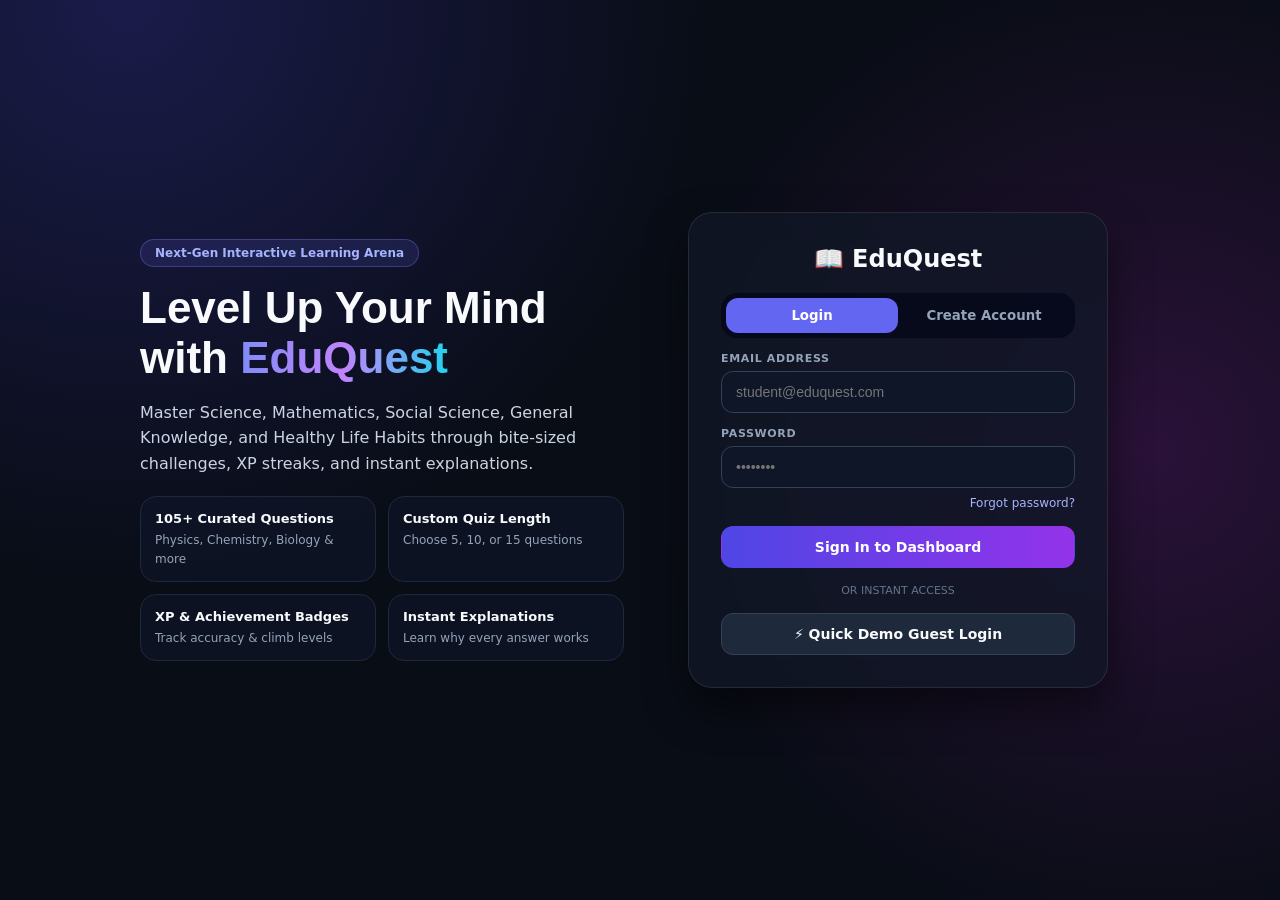
<file: index.html>
<!DOCTYPE html>
<html lang="en">
<head>
<meta charset="UTF-8">
<meta name="viewport" content="width=device-width, initial-scale=1.0">
<title>EduQuest — Interactive Educational Games Platform</title>
<link rel="stylesheet" href="style.css">
</head>
<body>
<div id="toast-container"></div>

<!-- AUTH -->
<section id="auth-view" class="center-screen">
  <div class="auth-wrap">
    <div class="auth-intro">
      <span class="pill">Next-Gen Interactive Learning Arena</span>
      <h1>Level Up Your Mind with <span class="grad">EduQuest</span></h1>
      <p>Master Science, Mathematics, Social Science, General Knowledge, and Healthy Life Habits through bite-sized challenges, XP streaks, and instant explanations.</p>
      <div class="features">
        <div class="feature"><b>105+ Curated Questions</b><small>Physics, Chemistry, Biology &amp; more</small></div>
        <div class="feature"><b>Custom Quiz Length</b><small>Choose 5, 10, or 15 questions</small></div>
        <div class="feature"><b>XP &amp; Achievement Badges</b><small>Track accuracy &amp; climb levels</small></div>
        <div class="feature"><b>Instant Explanations</b><small>Learn why every answer works</small></div>
      </div>
    </div>

    <div class="panel auth-card">
      <div class="brand">📖 EduQuest</div>
      <div class="tabs">
        <button id="tab-login" class="active" onclick="switchAuthTab('login')">Login</button>
        <button id="tab-register" onclick="switchAuthTab('register')">Create Account</button>
      </div>

      <form id="login-form" onsubmit="handleLogin(event)">
        <label>Email Address</label>
        <input id="login-email" type="email" required placeholder="student@eduquest.com">
        <label>Password</label>
        <input id="login-password" type="password" required placeholder="••••••••">
        <a href="#" class="forgot" onclick="showForgot(event)">Forgot password?</a>
        <button type="submit" class="btn primary full">Sign In to Dashboard</button>
        <div class="divider"><span>Or instant access</span></div>
        <button type="button" class="btn dark full" onclick="handleDemoLogin()">⚡ Quick Demo Guest Login</button>
      </form>

      <form id="register-form" class="hidden" onsubmit="handleRegister(event)">
        <label>Full Name</label>
        <input id="reg-name" type="text" required placeholder="Aarav Sharma">
        <label>Email Address</label>
        <input id="reg-email" type="email" required placeholder="aarav@example.com">
        <div class="two-col">
          <div><label>Password</label><input id="reg-password" type="password" required minlength="4" placeholder="Min 4 chars"></div>
          <div><label>Grade / Level</label>
            <select id="reg-grade">
              <option>Middle School</option><option selected>High School</option>
              <option>University</option><option>Lifelong Learner</option>
            </select></div>
        </div>
        <button type="submit" class="btn green full">Create Account</button>
      </form>

      <form id="forgot-form" class="hidden" onsubmit="handleReset(event)">
        <h3 class="small-title">Reset your password</h3>
        <label>Registered Email</label>
        <input id="forgot-email" type="email" required placeholder="student@eduquest.com">
        <label>New Password</label>
        <input id="forgot-password" type="password" required minlength="4" placeholder="Min 4 chars">
        <button type="submit" class="btn primary full">Reset Password</button>
        <a href="#" class="forgot center" onclick="hideForgot(event)">← Back to login</a>
      </form>
    </div>
  </div>
</section>

<!-- APP -->
<div id="app-shell" class="hidden">
  <header class="topbar panel">
    <button class="logo" onclick="navigateTo('dashboard')">📖 <b>EduQuest</b></button>
    <div class="top-right">
      <div class="xp-pill"><span id="nav-level">Lvl 1</span> ⭐ <span id="nav-xp">0 XP</span></div>
      <button class="icon-btn" id="sound-btn" onclick="toggleSound()" title="Toggle sound">🔊</button>
      <button class="icon-btn user-btn" onclick="openProfileModal()">
        <span id="nav-avatar" class="avatar">U</span>
        <span class="user-text"><b id="nav-username">Student</b><small id="nav-grade">High School</small></span>
      </button>
      <button class="icon-btn danger" onclick="handleLogout()" title="Sign out">⏻</button>
    </div>
  </header>

  <main id="dashboard-view" class="container">
    <div class="panel hero">
      <div>
        <span class="pill green-pill">🔥 <span id="dash-streak-badge">1 Day Learning Streak</span></span>
        <h2>Welcome back, <span id="dash-welcome-name" class="grad">Learner</span>!</h2>
        <p>Pick a subject below, choose your quiz length (5, 10, or 15 questions), and earn XP to unlock badges.</p>
      </div>
      <button class="btn primary" onclick="openProfileModal()">My Profile &amp; Badges</button>
    </div>

    <div class="stats">
      <div class="card"><small>TOTAL XP</small><h3 id="stat-xp">0</h3><em id="stat-level-sub">Level 1</em></div>
      <div class="card"><small>QUIZZES DONE</small><h3 id="stat-quizzes">0</h3><em>Completed sessions</em></div>
      <div class="card"><small>AVG. ACCURACY</small><h3 id="stat-accuracy">0%</h3><em>Overall precision</em></div>
      <div class="card"><small>BADGES EARNED</small><h3 id="stat-badges">0 / 6</h3><em>Milestones unlocked</em></div>
    </div>

    <div class="row-between"><h3>Choose Your Subject Arena</h3><small>5 Core Disciplines • 105+ Questions</small></div>
    <div id="categories-grid" class="cat-grid"></div>
  </main>

  <main id="quiz-view" class="container narrow hidden">
    <div class="row-between wrap">
      <button class="btn dark sm" onclick="confirmQuitQuiz()">← Quit Quiz</button>
      <span id="quiz-category-badge" class="pill">Science • Physics</span>
      <div class="top-right">
        <span id="quiz-timer-box" class="timer">⏱ <span id="quiz-timer-text">30s</span></span>
        <span class="pill green-pill">Score: <span id="quiz-live-score">0</span></span>
      </div>
    </div>
    <div class="progress-info"><span>Question <b id="quiz-q-current">1</b> of <b id="quiz-q-total">10</b></span><span id="quiz-progress-pct">10%</span></div>
    <div class="bar"><div id="quiz-progress-bar"></div></div>

    <div class="panel q-card">
      <h3 id="quiz-question-text">Loading question...</h3>
      <div id="quiz-options-container"></div>
      <div id="quiz-feedback-box" class="hidden">
        <b id="quiz-feedback-title"></b>
        <p id="quiz-feedback-explanation"></p>
      </div>
      <div class="right"><button id="quiz-next-btn" class="btn primary hidden" onclick="nextQuestion()">Next Question</button></div>
    </div>
  </main>

  <main id="results-view" class="container narrow hidden">
    <div class="panel result-card">
      <div id="result-trophy-badge" class="trophy">🏆</div>
      <small id="result-category-label" class="label-blue">Science • Physics</small>
      <h2 id="result-headline">Outstanding Mastery!</h2>
      <p id="result-subtext"></p>
      <div class="stats four">
        <div class="card"><small>Final Score</small><h3 id="res-score">0 / 0</h3></div>
        <div class="card"><small>Accuracy</small><h3 id="res-accuracy" class="c-green">0%</h3></div>
        <div class="card"><small>XP Earned</small><h3 id="res-xp" class="c-amber">+0 XP</h3></div>
        <div class="card"><small>Time Taken</small><h3 id="res-time" class="c-cyan">0s</h3></div>
      </div>
      <div class="center-row">
        <button class="btn primary" onclick="startConfiguredQuiz()">Play Again (New Shuffle)</button>
        <button class="btn dark" onclick="navigateTo('dashboard')">Back to Subjects</button>
      </div>
    </div>
    <div class="panel pad">
      <h3>Question-by-Question Review</h3>
      <div id="results-review-list"></div>
    </div>
  </main>
</div>

<!-- SETUP MODAL -->
<div id="setup-modal" class="modal hidden">
  <div class="panel modal-box">
    <button class="close" onclick="closeSetupModal()">✕</button>
    <div class="modal-head"><span id="setup-icon" class="big-icon">🔬</span>
      <div><h3 id="setup-title">Science</h3><small id="setup-desc"></small></div></div>

    <div id="setup-subcategory-section" class="hidden">
      <label>Select Science Branch</label>
      <div class="three">
        <button type="button" class="opt subcat-btn" data-sub="Physics" onclick="selectSubcategory('Physics')">⚛️ Physics</button>
        <button type="button" class="opt subcat-btn" data-sub="Chemistry" onclick="selectSubcategory('Chemistry')">🧪 Chemistry</button>
        <button type="button" class="opt subcat-btn" data-sub="Biology" onclick="selectSubcategory('Biology')">🧬 Biology</button>
      </div>
    </div>

    <label>Number of Questions</label>
    <div class="three">
      <button type="button" class="opt qcount-btn" data-count="5" onclick="selectQuestionCount(5)"><b>5</b><small>Quick Sprint</small></button>
      <button type="button" class="opt qcount-btn" data-count="10" onclick="selectQuestionCount(10)"><b>10</b><small>Standard</small></button>
      <button type="button" class="opt qcount-btn" data-count="15" onclick="selectQuestionCount(15)"><b>15</b><small>Deep Mastery</small></button>
    </div>

    <div class="toggle-row">
      <div><b>30-Second Question Timer</b><small>Earn +5 speed bonus XP per fast answer</small></div>
      <input id="setup-timer-toggle" type="checkbox" checked>
    </div>
    <button class="btn primary full" onclick="startConfiguredQuiz()">Launch Quiz Challenge 🚀</button>
  </div>
</div>

<!-- PROFILE MODAL -->
<div id="profile-modal" class="modal hidden">
  <div class="panel modal-box wide scroll">
    <button class="close" onclick="closeProfileModal()">✕</button>
    <div class="modal-head"><span id="prof-avatar" class="avatar big">U</span>
      <div><h3 id="prof-name">Student</h3><small id="prof-meta"></small></div></div>
    <div class="card">
      <div class="row-between"><b id="prof-level-label" class="label-blue">Level 1</b><small id="prof-xp-progress-text"></small></div>
      <div class="bar"><div id="prof-xp-bar"></div></div>
    </div>
    <h4>Achievement Badges</h4>
    <div id="prof-badges-grid" class="badges"></div>
    <h4>Recent Quiz History</h4>
    <div id="prof-history-list"></div>
  </div>
</div>

<script src="questions.js"></script>
<script src="script.js"></script>
</body>
</html>
</file>
<file: style.css>
:root{--bg:#090d16;--panel:rgba(17,24,39,.78);--card:rgba(30,41,59,.5);--line:rgba(255,255,255,.09);--text:#f8fafc;--muted:#94a3b8;--indigo:#6366f1;--purple:#9333ea;--green:#10b981;--red:#f43f5e;--amber:#fbbf24;--cyan:#22d3ee}
*{box-sizing:border-box;margin:0;padding:0}
body{font-family:Inter,system-ui,Arial,sans-serif;background:radial-gradient(circle at 10% 0,rgba(79,70,229,.25),transparent 40%),radial-gradient(circle at 90% 50%,rgba(192,38,211,.18),transparent 40%),var(--bg);color:var(--text);min-height:100vh;overflow-x:hidden}
.hidden{display:none!important}
button{font-family:inherit;cursor:pointer;color:inherit}
h1,h2,h3,h4{font-family:'Plus Jakarta Sans',Inter,sans-serif}
small{color:var(--muted);font-size:12px}
label{display:block;font-size:11px;font-weight:600;text-transform:uppercase;letter-spacing:.06em;color:var(--muted);margin:14px 0 6px}
input,select{width:100%;padding:12px 14px;border-radius:12px;background:rgba(15,23,42,.85);border:1px solid #334155;color:#fff;font-size:14px;outline:none}
input:focus,select:focus{border-color:var(--indigo)}
.panel{background:var(--panel);backdrop-filter:blur(16px);border:1px solid var(--line);border-radius:24px;box-shadow:0 20px 40px rgba(0,0,0,.5)}
.card{background:var(--card);border:1px solid var(--line);border-radius:16px;padding:16px}
.pad{padding:24px;margin-top:20px}
.grad{background:linear-gradient(90deg,#818cf8,#c084fc,#22d3ee);-webkit-background-clip:text;background-clip:text;color:transparent}
.pill{display:inline-block;padding:6px 14px;border-radius:99px;background:rgba(99,102,241,.15);border:1px solid rgba(129,140,248,.3);color:#a5b4fc;font-size:12px;font-weight:700}
.green-pill{background:rgba(16,185,129,.15);border-color:rgba(16,185,129,.35);color:#6ee7b7}

/* buttons */
.btn{padding:12px 20px;border-radius:12px;border:1px solid transparent;font-weight:600;font-size:14px;transition:.2s}
.btn.primary{background:linear-gradient(90deg,#4f46e5,#9333ea);color:#fff}
.btn.primary:hover{filter:brightness(1.15)}
.btn.green{background:linear-gradient(90deg,#10b981,#0d9488);color:#fff}
.btn.dark{background:#1e293b;border-color:#334155}
.btn.dark:hover{background:#334155}
.btn.full{width:100%;margin-top:16px}
.btn.sm{padding:8px 14px;font-size:12px}
.icon-btn{padding:8px 12px;border-radius:12px;background:rgba(15,23,42,.9);border:1px solid #334155}
.icon-btn.danger{background:rgba(244,63,94,.1);border-color:rgba(244,63,94,.3);color:var(--red)}

/* layout */
.center-screen{min-height:100vh;display:flex;align-items:center;justify-content:center;padding:24px}
.auth-wrap{display:grid;grid-template-columns:1fr 1fr;gap:32px;max-width:1000px;width:100%;align-items:center}
.auth-intro h1{font-size:44px;line-height:1.15;margin:16px 0}
.auth-intro p{color:#cbd5e1;line-height:1.6}
.features{display:grid;grid-template-columns:1fr 1fr;gap:12px;margin-top:20px}
.feature{background:rgba(15,23,42,.6);border:1px solid #1e293b;border-radius:16px;padding:14px}
.feature b{display:block;font-size:13px;margin-bottom:3px}
.auth-card{padding:32px;max-width:420px;margin:auto;width:100%}
.brand{text-align:center;font-weight:800;font-size:24px;margin-bottom:20px}
.tabs{display:grid;grid-template-columns:1fr 1fr;background:rgba(2,6,23,.7);border-radius:16px;padding:5px;margin-bottom:8px}
.tabs button{padding:10px;border:0;background:none;border-radius:12px;font-weight:600;color:var(--muted)}
.tabs button.active{background:var(--indigo);color:#fff}
.two-col{display:grid;grid-template-columns:1fr 1fr;gap:12px}
.forgot{display:block;text-align:right;font-size:12px;color:#a5b4fc;margin-top:8px;text-decoration:none}
.forgot:hover{text-decoration:underline}
.forgot.center{text-align:center;margin-top:16px}
.small-title{font-size:16px;margin-top:14px}
.divider{text-align:center;margin:16px 0 0;color:#64748b;font-size:11px;text-transform:uppercase}

.topbar{position:sticky;top:0;z-index:30;border-radius:0;display:flex;justify-content:space-between;align-items:center;padding:12px 24px}
.logo{background:none;border:0;font-size:18px;display:flex;gap:8px;align-items:center}
.top-right{display:flex;gap:10px;align-items:center}
.xp-pill{padding:7px 12px;border-radius:12px;background:rgba(15,23,42,.9);border:1px solid #334155;font-size:12px;font-weight:700;color:var(--amber)}
.xp-pill #nav-level{background:rgba(99,102,241,.2);color:#a5b4fc;padding:2px 8px;border-radius:8px}
.user-btn{display:flex;gap:8px;align-items:center}
.user-text{display:flex;flex-direction:column;text-align:left;font-size:12px}
.avatar{width:28px;height:28px;border-radius:8px;background:linear-gradient(135deg,var(--indigo),var(--cyan));display:inline-flex;align-items:center;justify-content:center;font-weight:800;font-size:13px}
.avatar.big{width:48px;height:48px;border-radius:14px;font-size:18px}
.container{max-width:1200px;margin:0 auto;padding:32px 20px}
.container.narrow{max-width:800px}
.hero{padding:28px;display:flex;justify-content:space-between;align-items:center;gap:20px;flex-wrap:wrap;margin-bottom:24px}
.hero h2{font-size:30px;margin:10px 0 6px}.hero p{color:#cbd5e1}
.stats{display:grid;grid-template-columns:repeat(4,1fr);gap:16px;margin-bottom:28px}
.stats h3{font-size:28px;margin:6px 0 2px}.stats em{font-size:12px;color:var(--muted);font-style:normal}
.stats.four{max-width:640px;margin:20px auto}
.row-between{display:flex;justify-content:space-between;align-items:center;margin-bottom:16px}
.row-between.wrap{flex-wrap:wrap;gap:10px}
.cat-grid{display:grid;grid-template-columns:repeat(3,1fr);gap:20px}
.cat{background:var(--card);border:1px solid var(--line);border-radius:24px;padding:24px;cursor:pointer;transition:.25s}
.cat:hover{transform:translateY(-3px);border-color:rgba(129,140,248,.5)}
.cat-top{display:flex;justify-content:space-between;align-items:flex-start}
.cat-icon{width:52px;height:52px;border-radius:16px;display:flex;align-items:center;justify-content:center;font-size:26px}
.cat h4{font-size:20px;margin:14px 0 6px}.cat p{font-size:13px;color:var(--muted);line-height:1.5}
.cat-foot{border-top:1px solid #1e293b;margin-top:18px;padding-top:14px;display:flex;justify-content:space-between;font-size:12px;font-weight:600;color:#818cf8}
.tag{font-size:11px;font-weight:600;padding:4px 10px;border-radius:99px;border:1px solid var(--line);height:fit-content}

/* quiz */
.timer{padding:6px 14px;border-radius:12px;background:rgba(15,23,42,.9);border:1px solid #334155;font-size:12px;font-weight:700;color:var(--cyan)}
.timer.low{background:rgba(244,63,94,.2);border-color:rgba(244,63,94,.4);color:var(--red)}
.progress-info{display:flex;justify-content:space-between;font-size:12px;font-weight:600;color:var(--muted);margin:20px 0 8px}
.bar{height:10px;background:#1e293b;border-radius:99px;overflow:hidden;margin-top:8px}
.bar div{height:100%;background:linear-gradient(90deg,var(--indigo),#a855f7,var(--cyan));border-radius:99px;transition:width .3s;width:0}
.q-card{padding:28px;margin-top:20px}
.q-card h3{font-size:22px;line-height:1.4;margin-bottom:20px}
.q-opt{display:flex;align-items:center;gap:14px;width:100%;padding:14px 16px;margin-bottom:12px;border-radius:16px;background:rgba(15,23,42,.85);border:1px solid #334155;text-align:left;font-size:15px;transition:.2s}
.q-opt:hover:not(:disabled){border-color:var(--indigo);background:#1e293b}
.q-opt span{width:32px;height:32px;border-radius:10px;background:#1e293b;border:1px solid #334155;display:flex;align-items:center;justify-content:center;font-size:12px;font-weight:700;flex-shrink:0}
.q-opt.correct{background:rgba(16,185,129,.2);border:2px solid var(--green)}
.q-opt.wrong{background:rgba(244,63,94,.2);border:2px solid var(--red)}
.q-opt.dim{opacity:.5}
#quiz-feedback-box{border-radius:16px;padding:16px;margin:8px 0 14px;border:1px solid}
#quiz-feedback-box.good{border-color:rgba(16,185,129,.4);background:rgba(16,185,129,.1);color:#6ee7b7}
#quiz-feedback-box.bad{border-color:rgba(244,63,94,.4);background:rgba(244,63,94,.1);color:#fda4af}
#quiz-feedback-box p{color:#cbd5e1;font-size:14px;margin-top:6px;line-height:1.5}
.right{text-align:right}

/* results */
.result-card{padding:32px;text-align:center;margin-bottom:0}
.trophy{width:80px;height:80px;margin:0 auto 14px;border-radius:24px;background:linear-gradient(135deg,#fbbf24,#f97316);display:flex;align-items:center;justify-content:center;font-size:40px}
.result-card h2{font-size:34px;margin:6px 0}
.label-blue{color:#818cf8;font-size:12px;font-weight:700;text-transform:uppercase;letter-spacing:.06em}
.c-green{color:var(--green)}.c-amber{color:var(--amber)}.c-cyan{color:var(--cyan)}
.center-row{display:flex;gap:12px;justify-content:center;flex-wrap:wrap}
.review{padding:14px;border-radius:16px;background:rgba(15,23,42,.75);border:1px solid;margin-top:12px;font-size:13px}
.review.ok{border-color:rgba(16,185,129,.3)}.review.no{border-color:rgba(244,63,94,.3)}
.review p{margin-top:5px;color:#cbd5e1}.review .ex{color:var(--muted)}

/* modals */
.modal{position:fixed;inset:0;z-index:40;background:rgba(2,6,23,.8);backdrop-filter:blur(4px);display:flex;align-items:center;justify-content:center;padding:16px}
.modal-box{position:relative;max-width:500px;width:100%;padding:28px}
.modal-box.wide{max-width:680px}
.modal-box.scroll{max-height:88vh;overflow-y:auto}
.close{position:absolute;top:16px;right:16px;border:0;background:#1e293b;border-radius:10px;padding:6px 10px;color:var(--muted)}
.modal-head{display:flex;align-items:center;gap:14px;margin-bottom:8px}
.big-icon{width:48px;height:48px;border-radius:16px;background:rgba(99,102,241,.2);display:flex;align-items:center;justify-content:center;font-size:24px}
.three{display:grid;grid-template-columns:repeat(3,1fr);gap:10px}
.opt{padding:12px;border-radius:14px;border:1px solid #334155;background:rgba(15,23,42,.7);color:var(--muted);font-weight:700;font-size:12px;text-align:center}
.opt b{display:block;font-size:18px;color:#fff}
.opt.sel{border:2px solid var(--indigo);background:rgba(99,102,241,.22);color:#fff}
.toggle-row{display:flex;justify-content:space-between;align-items:center;gap:12px;margin-top:18px;padding:14px;border-radius:16px;background:rgba(15,23,42,.7);border:1px solid #1e293b}
.toggle-row b{display:block;font-size:14px}
.toggle-row input{width:20px;height:20px;accent-color:var(--indigo)}
h4{font-size:12px;text-transform:uppercase;letter-spacing:.06em;color:#cbd5e1;margin:20px 0 10px}
.badges{display:grid;grid-template-columns:repeat(3,1fr);gap:12px}
.badge{padding:14px;border-radius:16px;text-align:center;border:1px solid #1e293b;background:rgba(15,23,42,.5);opacity:.5}
.badge.on{background:rgba(99,102,241,.15);border-color:rgba(129,140,248,.4);opacity:1}
.badge i{font-style:normal;font-size:26px;display:block}.badge b{font-size:12px}.badge small{display:block;font-size:11px}
.hist{display:flex;justify-content:space-between;align-items:center;padding:12px;margin-bottom:10px;border-radius:16px;background:rgba(15,23,42,.75);border:1px solid #1e293b;font-size:13px}
.hist .xp{background:rgba(251,191,36,.15);color:var(--amber);padding:4px 10px;border-radius:10px;font-weight:700;font-size:12px}

#toast-container{position:fixed;top:20px;right:20px;z-index:60;display:flex;flex-direction:column;gap:8px}
.toast{padding:12px 16px;border-radius:14px;font-size:13px;font-weight:600;border:1px solid #475569;background:#1e293b;animation:in .3s}
.toast.success{background:#059669;border-color:#34d399}.toast.error{background:#e11d48;border-color:#fb7185}
@keyframes in{from{opacity:0;transform:translateY(12px)}to{opacity:1;transform:none}}

@media(max-width:860px){
  .auth-wrap{grid-template-columns:1fr}.auth-intro{text-align:center}.auth-intro h1{font-size:34px}
  .stats{grid-template-columns:1fr 1fr}.cat-grid{grid-template-columns:1fr}.user-text,.xp-pill{display:none}
  .badges{grid-template-columns:1fr 1fr}
}
</file>
